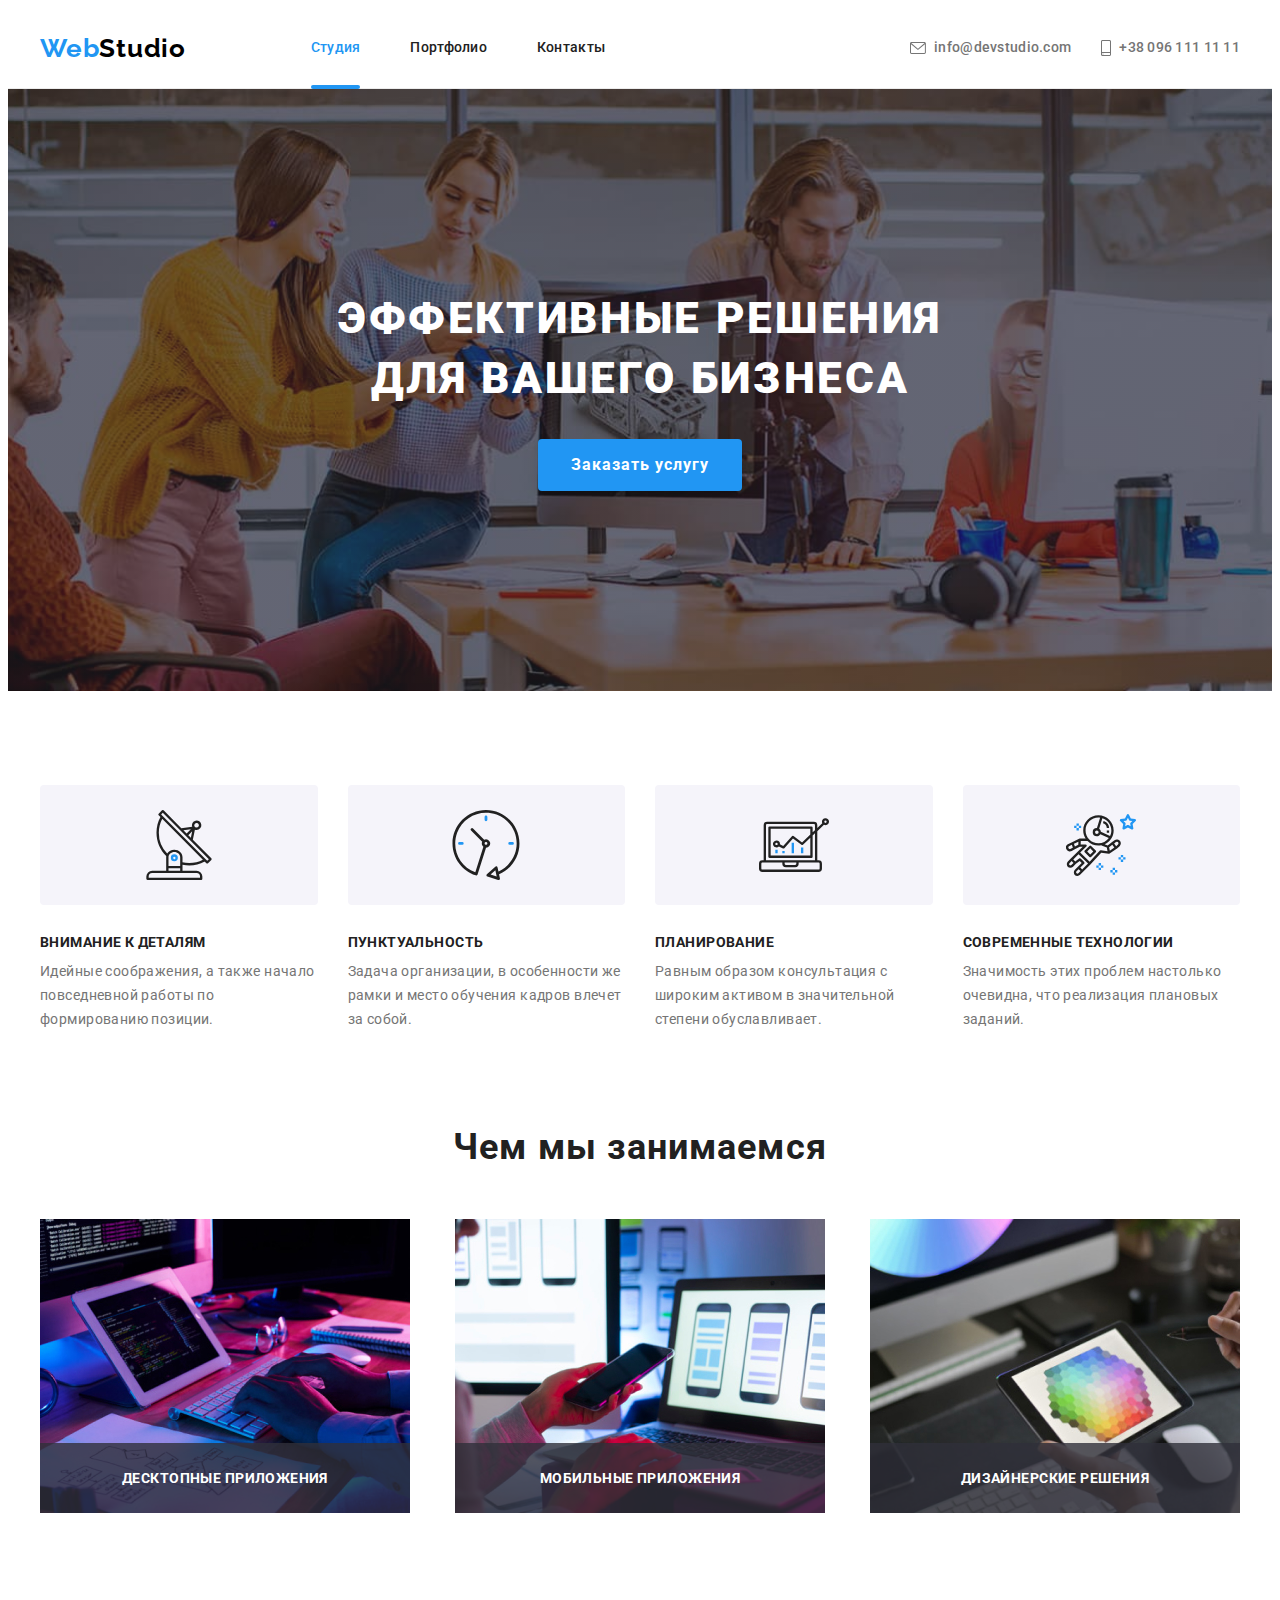
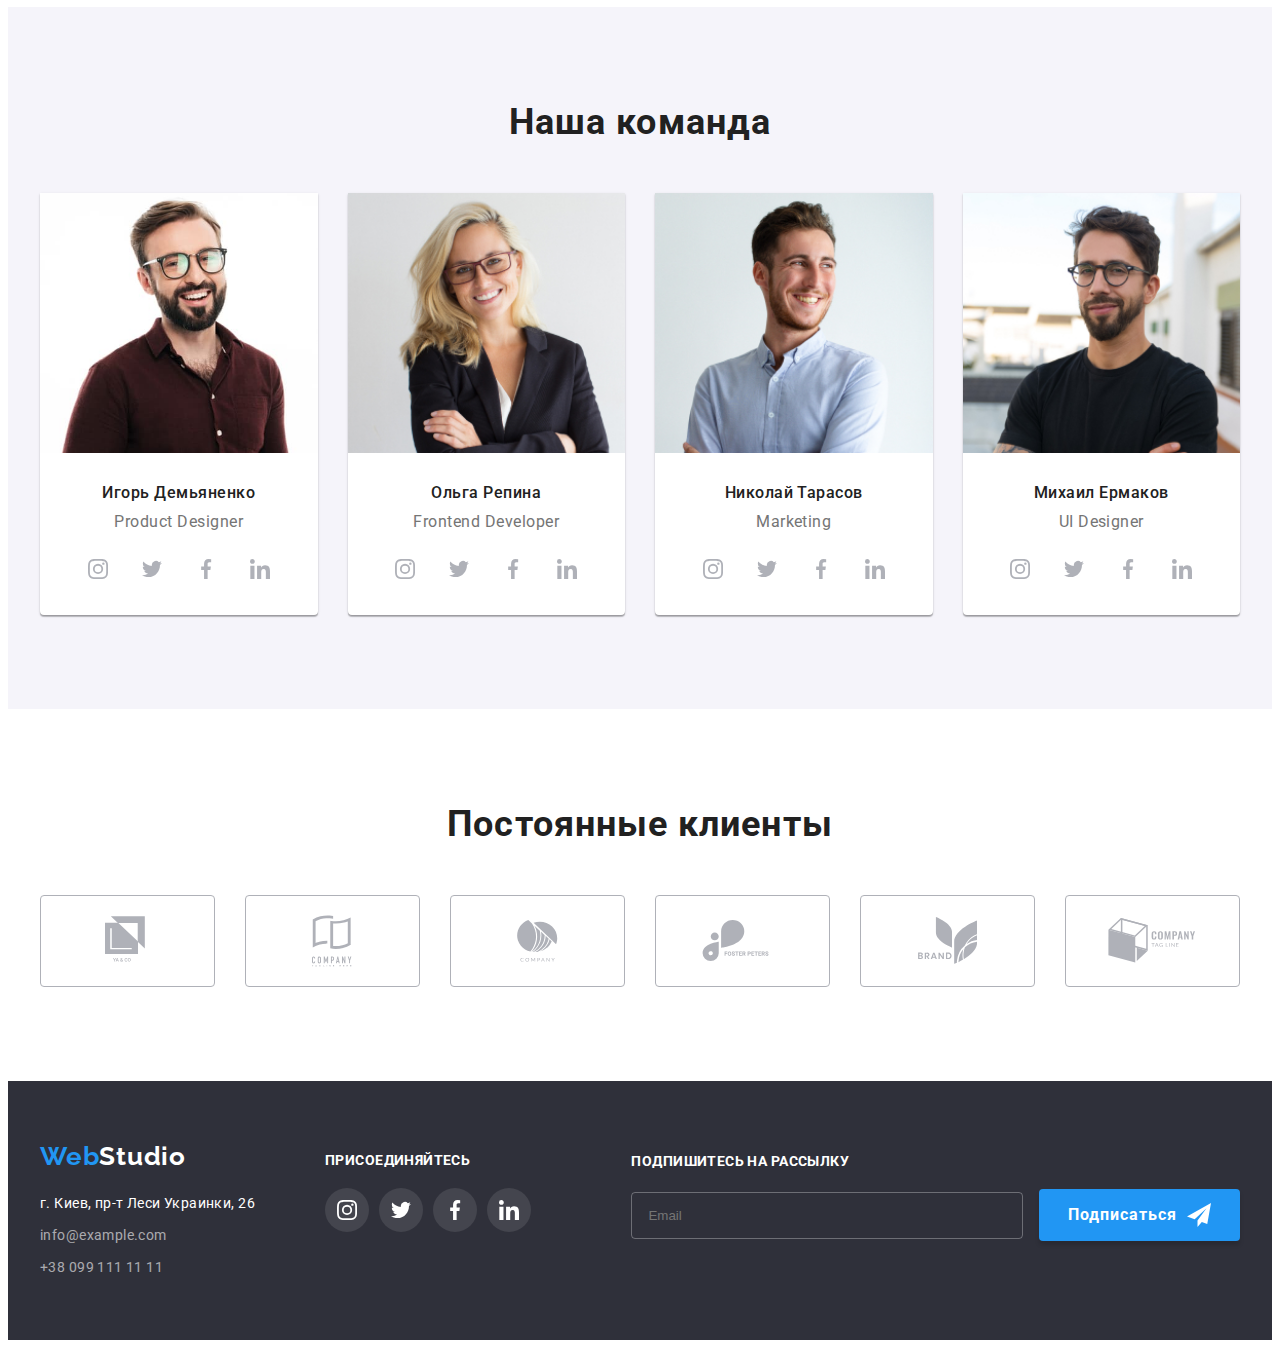
<file: index.html>
<!DOCTYPE html>
<html lang="ru">
  <head>
    <meta charset="UTF-8"/>
    <meta name="viewport" content="width=device-width, initial-scale=1.0"/>
    <title lang="ru">Web Studio</title>
    <link rel="stylesheet" href="https://cdnjs.cloudflare.com/ajax/libs/modern-normalize/1.0.0/modern-normalize.min.css" integrity="sha512-ISS7cAi1PEhQ8jnbJpJZMd29NlhNj4AWYyLOSp2CE/CsHxTCu+r+t0D2yoJudVrd0/8fTVPUVDzY5Tvli75u/g==" crossorigin="anonymous" />
    <link rel="preconnect" href="https://fonts.gstatic.com">
    <link href="https://fonts.googleapis.com/css2?family=Raleway:wght@700&family=Roboto:wght@400;500;700;900&display=swap" rel="stylesheet">
    <link rel="stylesheet" href="./css/main.min.css"/>
  </head>
  <body>

      <!-- Header -->
      <header class="page-header">
        <div class="container container--page-header">
          <a class="logo logo--header" href="./index.html"><span class="logo--accent-color">Web</span>Studio</a>
          <div class="page-header__wrapper">
            <nav>
              <ul class="nav-menu">
                <li class="nav-menu__item"><a class="nav-menu__link link link--current" href="./index.html" title="Студия">Студия</a></li>
                <li class="nav-menu__item"><a class="nav-menu__link link" href="./portfolio.html" title="Портфолио">Портфолио</a></li>
                <li class="nav-menu__item"><a class="nav-menu__link link" href="./contacts.html" title="Контакты">Контакты</a></li>
              </ul>
            </nav>      
            <ul class="header-contact__list">
              <li class="header-contact__item">
                <a class="header-contact__link header-contact__link--email" href="mailto:info@devstudio.com" title="info@devstudio.com">
                  <svg class="header-contact__icon icon" width="16" height="12">
                    <use href="./images/icons.svg#icon-envelope"></use>
                  </svg>info@devstudio.com
                </a>
              </li>
              <li class="header-contact__item">
                <a class="header-contact__link" href="tel:+380961111111" title="+38 096 111 11 11">
                <svg class="header-contact__icon header-contact__icon--phone icon" width="10" height="16">
                    <use href="./images/icons.svg#icon-smartphone"></use>
                  </svg>+38 096 111 11 11</a>
              </li>
            </ul>
          </div>
          <button class="menu-button js-open-menu" aria-expanded="false">
            <svg class="menu-button__icon icon">
              <use class="menu-button__icon--open" href="./images/icons.svg#icon-burger" width="24" height="16"></use>
            </svg>
          </button>
  
          <!-- Burger-menu -->
          <div class="burger-menu js-menu-container">
            <button class="menu-button js-close-menu">
              <svg class="menu-button__icon icon">
                <use class="menu-button__icon--close" href="./images/icons.svg#icon-close-burger" width="24" height="18"></use>
              </svg>
            </button>
            <nav>
              <ul class="burger-menu__nav">
                <li class="burger-menu__item"><a class="burger-menu__link link link--current" href="./index.html" title="Студия">Студия</a></li>
                <li class="burger-menu__item"><a class="burger-menu__link link" href="./portfolio.html" title="Портфолио">Портфолио</a></li>
                <li class="burger-menu__item"><a class="burger-menu__link link" href="./contacts.html" title="Контакты">Контакты</a></li>
              </ul>
            </nav>
            <div class="burger-contacts__wrapper">
              <ul class="burger-contacts__list">
                <li class="burger-contacts__item">
                  <a class="burger-contacts__link burger-contacts__link--email" href="mailto:info@devstudio.com" title="info@devstudio.com">
                    info@devstudio.com
                  </a>
                </li>
                <li class="burger-contacts__item">
                  <a class="burger-contacts__link" href="tel:+380961111111" title="+38 096 111 11 11">
                    +38 096 111 11 11
                  </a>
                </li>
              </ul>
              <ul class="burger-social">
                <li class="burger-social__item"><a href="" class="burger-social__link">Instagramm</a></li>
                <li class="burger-social__item"><a href="" class="burger-social__link">Twitter</a></li>
                <li class="burger-social__item"><a href="" class="burger-social__link">Facebook</a></li>
                <li class="burger-social__item"><a href="" class="burger-social__link">Linkedin</a></li>
              </ul>
            </div>
          </div>            
        </div>
      </header>
    <main>

        <!-- Hero -->
      <section class="hero">
        <div class="container--hero container">
          <div class="hero__wrapper">
            <h1 class="hero__title">Эффективные решения для вашего бизнеса</h1>
            <button class="button button--hero" data-modal-open>Заказать услугу</button>
          </div>
        </div>
      </section>

      <!-- Features -->
      <section class="features">
        <h2 class="visually-hidden">Наши Преимущества</h2>
        <div class="container container--features">
          <ul class="features__list">
            <li class="features__item">
              <div class="features__thumb">
                <svg class="features__icon" width="70" height="70">
                  <use href="./images/icons.svg#icon-antenna"></use>
                </svg>
              </div>
              <h3 class="features__title">Внимание к деталям</h3>
              <p class="features__text">
                Идейные соображения, а также начало повседневной работы по формированию позиции.
              </p>
            </li>
  
            <li class="features__item">
              <div class="features__thumb">
                <svg class="features__icon" width="70" height="70">
                  <use href="./images/icons.svg#icon-clock"></use>
                </svg>
              </div>
              <h3 class="features__title">Пунктуальность</h3>
              <p class="features__text">
                Задача организации, в особенности же рамки и место обучения кадров
                влечет за собой.
              </p>
            </li>
  
            <li class="features__item">
              <div class="features__thumb">
                <svg class="features__icon" width="70" height="70">
                  <use href="./images/icons.svg#icon-diagram"></use>
                </svg>
              </div>
              <h3 class="features__title">Планирование</h3>
              <p class="features__text">
                Равным образом консультация с широким активом в значительной
                степени обуславливает.
              </p>
            </li>
  
            <li class="features__item">
              <div class="features__thumb">
                <svg class="features__icon" width="70" height="70">
                  <use href="./images/icons.svg#icon-astronaut"></use>
                </svg>
              </div>
              <h3 class="features__title">Современные технологии</h3>
              <p class="features__text">
                Значимость этих проблем настолько очевидна, что реализация плановых заданий.
              </p>
            </li>
          </ul>
        </div>
      </section>

      <!-- Work -->
      <section class="work">
        <div class="container--work container">
          <h2 class="subtitle">Чем мы занимаемся</h2>
          <ul class="work__list">
            <li class="work__item">
              <div class="work__thumb">
                <img srcset="./images/box-1.jpg 1x, ./images/box-1@2x.jpg 2x" src="./images/box-1.jpg" alt="Внимание к деталям" width="370">
                <h3 class="work__subtitle">Десктопные приложения</h3>
              </div>
            </li>
  
            <li class="work__item">
              <div class="work__thumb">
                <img srcset="./images/box-2.jpg 1x, ./images/box-2@2x.jpg 2x" src="./images/box-2.jpg" alt="Планирование" width="370">
                <h3 class="work__subtitle">Мобильные приложения</h3>
              </div>
            </li>
  
            <li class="work__item">
              <div class="work__thumb">
                <img srcset="./images/box-3.jpg 1x, ./images/box-3@2x.jpg 2x" src="./images/box-3.jpg" alt="Современные технологии" width="370">
                <h3 class="work__subtitle">Дизайнерские решения</h3>
              </div>
            </li>
          </ul>
        </div>
      </section>

      <!-- Team -->
      <section class="team">
        <div class="container container--team">
          <h2 class="subtitle">Наша команда</h2>
          <ul class="team__list">
            <li class="team__item">
              <div class="team__thumb">
                <img srcset="./images/product-designer.jpg 1x, ./images/product-designer@2x.jpg 2x" src="./images/1x_ team/product-designer.jpg" alt="Product Designer" class="team__photo">
              </div>
              <div class="content-wrapper">
                <h3 class="content-wrapper__name">Игорь Демьяненко</h3>
                <p class="content-wrapper__occupation">Product Designer</p>
                <ul class="social">
                  <li class="social__item">
                    <a href="" class="social__link link">
                      <svg class="social__icon icon" width="20" height="20">
                        <use href="./images/icons.svg#icon-instagram"></use>
                      </svg>
                    </a>
                  </li>
    
                  <li class="social__item">
                    <a href="" class="social__link link">
                      <svg class="social__icon icon" width="20" height="20">
                        <use href="./images/icons.svg#icon-twitter"></use>
                      </svg>
                    </a>
                  </li>
    
                  <li class="social__item">
                    <a href="" class="social__link link">
                      <svg class="social__icon icon" width="20" height="20">
                        <use href="./images/icons.svg#icon-facebook"></use>
                      </svg>
                    </a>
                  </li>
    
                  <li class="social__item">
                    <a href="" class="social__link link">
                      <svg class="social__icon icon" width="20" height="20">
                        <use href="./images/icons.svg#icon-linkedin"></use>
                      </svg>
                    </a>
                  </li>
                </ul>
              </div>
            </li>
  
            <li class="team__item">
              <div class="team__thumb">
                <img srcset="./images/frontend-developer.jpg 1x, ./images/frontend-developer@2x.jpg 2x" src="./images/1x_ team/frontend-developer.jpg" alt="Frontend Developer" class="team__photo" loading="lazy">
              </div>
              <div class="content-wrapper">
                <h3 class="content-wrapper__name">Ольга Репина</h3>
                <p class="content-wrapper__occupation">Frontend Developer</p>
                <ul class="social">
                  <li class="social__item">
                    <a href="" class="social__link link">
                      <svg class="social__icon icon" width="20" height="20">
                        <use href="./images/icons.svg#icon-instagram"></use>
                      </svg>
                    </a>
                  </li>
    
                  <li class="social__item">
                    <a href="" class="social__link link">
                      <svg class="social__icon icon" width="20" height="20">
                        <use href="./images/icons.svg#icon-twitter"></use>
                      </svg>
                    </a>
                  </li>
    
                  <li class="social__item">
                    <a href="" class="social__link link">
                      <svg class="social__icon icon" width="20" height="20">
                        <use href="./images/icons.svg#icon-facebook"></use>
                      </svg>
                    </a>
                  </li>
    
                  <li class="social__item">
                    <a href="" class="social__link link">
                      <svg class="social__icon icon" width="20" height="20">
                        <use href="./images/icons.svg#icon-linkedin"></use>
                      </svg>
                    </a>
                  </li>
                </ul>
              </div>
            </li>
  
            <li class="team__item">
              <div class="team__thumb">
                <img srcset="./images/marketing.jpg 1x, ./images/marketing@2x.jpg 2x" src="./images/1x_ team/marketing.jpg" alt="Marketing" class="team__photo" loading="lazy">
              </div>
              <div class="content-wrapper">
                <h3 class="content-wrapper__name">Николай Тарасов</h3>
                <p class="content-wrapper__occupation">Marketing</p>
                <ul class="social">
                  <li class="social__item">
                    <a href="" class="social__link link">
                      <svg class="social__icon icon" width="20" height="20">
                        <use href="./images/icons.svg#icon-instagram"></use>
                      </svg>
                    </a>
                  </li>
    
                  <li class="social__item">
                    <a href="" class="social__link link">
                      <svg class="social__icon icon" width="20" height="20">
                        <use href="./images/icons.svg#icon-twitter"></use>
                      </svg>
                    </a>
                  </li>
    
                  <li class="social__item">
                    <a href="" class="social__link link">
                      <svg class="social__icon icon" width="20" height="20">
                        <use href="./images/icons.svg#icon-facebook"></use>
                      </svg>
                    </a>
                  </li>
    
                  <li class="social__item">
                    <a href="" class="social__link link">
                      <svg class="social__icon icon" width="20" height="20">
                        <use href="./images/icons.svg#icon-linkedin"></use>
                      </svg>
                    </a>
                  </li>
                </ul>
              </div>
            </li>
  
            <li class="team__item">
              <div class="team__thumb">
                <img srcset="./images/ui-designer.jpg 1x, ./images/ui-designer@2x.jpg 2x" src="./images/1x_ team/ui-designer.jpg" alt="UI-Designer" class="team__photo" loading="lazy">
              </div>
              <div class="content-wrapper">
                <h3 class="content-wrapper__name">Михаил Ермаков</h3>
                <p class="content-wrapper__occupation">UI Designer</p>
                <ul class="social">
                  <li class="social__item">
                    <a href="" class="social__link link">
                      <svg class="social__icon icon" width="20" height="20">
                        <use href="./images/icons.svg#icon-instagram"></use>
                      </svg>
                    </a>
                  </li>
    
                  <li class="social__item">
                    <a href="" class="social__link link">
                      <svg class="social__icon icon" width="20" height="20">
                        <use href="./images/icons.svg#icon-twitter"></use>
                      </svg>
                    </a>
                  </li>
    
                  <li class="social__item">
                    <a href="" class="social__link link">
                      <svg class="social__icon icon" width="20" height="20">
                        <use href="./images/icons.svg#icon-facebook"></use>
                      </svg>
                    </a>
                  </li>
    
                  <li class="social__item">
                    <a href="" class="social__link link">
                      <svg class="social__icon icon" width="20" height="20">
                        <use href="./images/icons.svg#icon-linkedin"></use>
                      </svg>
                    </a>
                  </li>
                </ul>
              </div>
            </li>
          </ul>
        </div>
      </section>

      <!-- Clients -->
      <section class="clients">
        <div class="container container--clients">
          <h2 class="subtitle">Постоянные клиенты</h2>
          <ul class="clients__list">
            <li class="clients__item">
              <a class="clients__link link" href="">
                <svg class="icon" width="44" height="49">
                  <use href="./images/icons.svg#icon-logo-1"></use>
                </svg>
              </a>
            </li>

            <li class="clients__item">
              <a class="clients__link link" href="">
                <svg class="icon"  width="40" height="52">
                  <use href="./images/icons.svg#icon-logo-2"></use>
                </svg>
              </a>
            </li>

            <li class="clients__item">
              <a class="clients__link link" href="">
                <svg class="icon"  width="41" height="42">
                  <use href="./images/icons.svg#icon-logo-3"></use>
                </svg>
              </a>
            </li>

            <li class="clients__item">
              <a class="clients__link link" href="">
                <svg class="icon"  width="80" height="42">
                  <use href="./images/icons.svg#icon-logo-4"></use>
                </svg>
              </a>
            </li>

            <li class="clients__item">
              <a class="clients__link link" href="">
                <svg class="icon"  width="59" height="47">
                  <use href="./images/icons.svg#icon-logo-5"></use>
                </svg>
              </a>
            </li>

            <li class="clients__item">
              <a class="clients__link link" href="">
                <svg class="icon"  width="88" height="45">
                  <use href="./images/icons.svg#icon-logo-6"></use>
                </svg>
              </a>
            </li>
          </ul>
        </div>
      </section>
    </main>

    <!-- Footer -->
    <footer class="footer">
      <div class="container--footer container">
        <div class="footer__wrapper">
          <div class="footer-contacts">
            <a class="logo logo--footer" href="./index.html" title="Web Studio"><span class="logo--accent-color">Web</span>Studio</a>
            <address class="address-list">
              <a class="address-list__map-link" href="" title="Наш адрес">г. Киев, пр-т Леси Украинки, 26</a>
              <ul class="address-list__list">
                <li class="address-list__item">
                  <a class="address-list__link" href="mailto:info@example.com" title="почта: info@example.com">
                    info@example.com
                  </a>
                </li>
                <li class="address-list__item">
                  <a class="address-list__link" href="tel:+380991111111" title="тел: +380991111111">
                    +38 099 111 11 11
                  </a>
                </li>
              </ul>
            </address>
          </div>
          <div class="footer-links">
            <b class="slogan slogan--lefted">Присоединяйтесь</b>
            <ul class="social">
              <li class="social__item">
                <a href="" class="link social__link social__link--grey">
                  <svg class="social__icon social__icon--white icon" width="20" height="20">
                    <use href="./images/icons.svg#icon-instagram"></use>
                  </svg>
                </a>
              </li>
  
              <li class="social__item">
                <a href="" class="link social__link social__link--grey">
                  <svg class="social__icon social__icon--white icon" width="20" height="20">
                    <use href="./images/icons.svg#icon-twitter"></use>
                  </svg>
                </a>
              </li>
  
              <li class="social__item">
                <a href="" class="link social__link social__link--grey">
                  <svg class="social__icon social__icon--white icon" width="20" height="20">
                    <use href="./images/icons.svg#icon-facebook"></use>
                  </svg>
                </a>
              </li>
  
              <li class="social__item">
                <a href="" class="link social__link social__link--grey">
                  <svg class="social__icon social__icon--white icon" width="20" height="20">
                    <use href="./images/icons.svg#icon-linkedin"></use>
                  </svg>
                </a>
              </li>
            </ul>
          </div>
        </div>
        

        <form class="footer-form">
          <label class="slogan slogan--lefted" for="footer-email">Подпишитесь на рассылку</label>
          <input type="email" class="footer-form__email" name="email" id="footer-email" placeholder="Email">
          <button class="button--footer-form button" type="submit">
            <span class="button__text">
              Подписаться
              <svg class="button__icon" width="24" height="24">
                <use href="./images/icons.svg#icon-send"></use>
              </svg>
            </span>
          </button>
        </form>
      </div>
    </footer>

    <!-- Modal -->
    <div class="backdrop backdrop--is-hidden" data-modal>
      <div class="modal">
        <button class="modal__close-button" data-modal-close>
          <svg class="modal__close-icon"  width="18" height="18">
            <use href="./images/icons.svg#icon-cross"></use>
          </svg>
        </button>

        <form class="modal-form">
          <b class="modal-form__title">Оставьте свои данные, мы вам перезвоним</b>
          <div class="modal-form__field">
            <label for="name" class="modal-form__label">Имя</label>
            <div class="modal-form__input-wrapper">
              <input type="text" class="modal-form__input" name="name" id="name">
              <svg class="modal-form__icon icon" width="18" height="18">
                <use href="./images/icons.svg#icon-person"></use>
              </svg>
            </div>
          </div>
          <div class="modal-form__field">
            <label for="phone" class="modal-form__label">Телефон</label>
            <div class="modal-form__input-wrapper">
              <input type="tel" class="modal-form__input" name="phone" id="phone">
              <svg class="modal-form__icon icon" width="18" height="18">
                <use href="./images/icons.svg#icon-phone"></use>
              </svg>
            </div>
          </div>
          <div class="modal-form__field">
            <label for="email" class="modal-form__label">Почта</label>
            <div class="modal-form__input-wrapper">
              <input type="email" class="modal-form__input" name="email" id="email">
              <svg class="modal-form__icon icon" width="18" height="18">
                <use href="./images/icons.svg#icon-email"></use>
              </svg>              
            </div>
          </div>
          <div class="modal-form__field modal-form__field--comment">
            <label for="comment" class="modal-form__label">Комментарий</label>
            <textarea name="comment" id="comment" class="modal-form__textarea" placeholder="Введите текст" cols="30" rows="10"></textarea>
          </div>
          <div class="modal-form__field modal-form__field--check">
            <input type="checkbox" class="modal-form__input-check visually-hidden" id="checkbox">
            <span class="modal-form__check-wrapper">
              <svg class="modal-form__check-icon icon" width="16" height="15">
                <use href="./images/icons.svg#icon-check"></use>
              </svg>
            </span>
            <label class="modal-form__label--check" for="checkbox">Соглашаюсь с рассылкой и принимаю <a href="#">Условия договора</a>
            </label>
          </div>
          <button type="submit" class="button--modal button">Отправить</button>
        </form>
      </div>
    </div>
    <script src="./js/modal.js"></script>
    <script src="./js/mobile-menu.js"></script>
  </body>
</html>
</file>
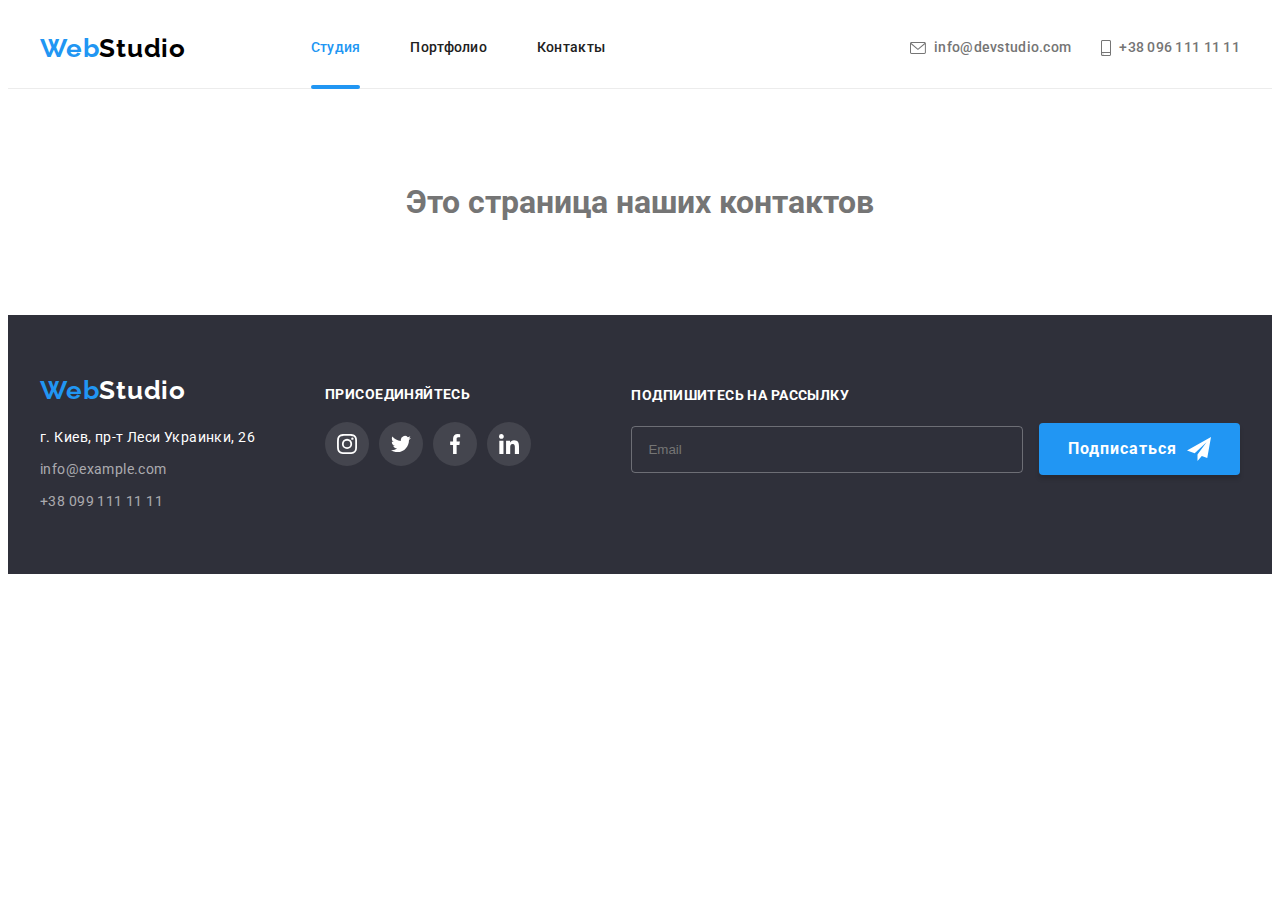
<file: contacts.html>
<!DOCTYPE html>
<html lang="ru">
  <head>
    <meta charset="UTF-8"/>
    <meta name="viewport" content="width=device-width, initial-scale=1.0"/>
    <title lang="ru">Web Studio</title>
    <link rel="stylesheet" href="https://cdnjs.cloudflare.com/ajax/libs/modern-normalize/1.0.0/modern-normalize.min.css" integrity="sha512-ISS7cAi1PEhQ8jnbJpJZMd29NlhNj4AWYyLOSp2CE/CsHxTCu+r+t0D2yoJudVrd0/8fTVPUVDzY5Tvli75u/g==" crossorigin="anonymous" />
    <link rel="preconnect" href="https://fonts.gstatic.com">
    <link href="https://fonts.googleapis.com/css2?family=Raleway:wght@700&family=Roboto:wght@400;500;700;900&display=swap" rel="stylesheet">
    <link rel="stylesheet" href="./css/main.min.css"/>
  </head>
  <body>

      <!-- Header -->
      <header class="page-header">
        <div class="container container--page-header">
          <a class="logo logo--header" href="./index.html"><span class="logo--accent-color">Web</span>Studio</a>
          <div class="page-header__wrapper">
            <nav>
              <ul class="nav-menu">
                <li class="nav-menu__item"><a class="nav-menu__link link link--current" href="./index.html" title="Студия">Студия</a></li>
                <li class="nav-menu__item"><a class="nav-menu__link link" href="./portfolio.html" title="Портфолио">Портфолио</a></li>
                <li class="nav-menu__item"><a class="nav-menu__link link" href="./contacts.html" title="Контакты">Контакты</a></li>
              </ul>
            </nav>      
            <ul class="header-contact__list">
              <li class="header-contact__item">
                <a class="header-contact__link header-contact__link--email" href="mailto:info@devstudio.com" title="info@devstudio.com">
                  <svg class="header-contact__icon icon" width="16" height="12">
                    <use href="./images/icons.svg#icon-envelope"></use>
                  </svg>info@devstudio.com
                </a>
              </li>
              <li class="header-contact__item">
                <a class="header-contact__link" href="tel:+380961111111" title="+38 096 111 11 11">
                <svg class="header-contact__icon header-contact__icon--phone icon" width="10" height="16">
                    <use href="./images/icons.svg#icon-smartphone"></use>
                  </svg>+38 096 111 11 11</a>
              </li>
            </ul>
          </div>
          <button class="menu-button js-open-menu">
            <svg class="menu-button__icon icon">
              <use class="menu-button__icon--open" href="./images/icons.svg#icon-burger" width="24" height="16"></use>
            </svg>
          </button>
  
          <!-- Burger-menu -->
          <div class="burger-menu js-menu-container">
            <button class="menu-button js-close-menu">
              <svg class="menu-button__icon icon">
                <use class="menu-button__icon--close" href="./images/icons.svg#icon-close-burger" width="24" height="18"></use>
              </svg>
            </button>
            <nav>
              <ul class="burger-menu__nav">
                <li class="burger-menu__item"><a class="burger-menu__link link" href="./index.html" title="Студия">Студия</a></li>
                <li class="burger-menu__item"><a class="burger-menu__link link" href="./portfolio.html" title="Портфолио">Портфолио</a></li>
                <li class="burger-menu__item"><a class="burger-menu__link link link--current" href="./contacts.html" title="Контакты">Контакты</a></li>
              </ul>
            </nav>
            <div class="burger-contacts__wrapper">
              <ul class="burger-contacts__list">
                <li class="burger-contacts__item">
                  <a class="burger-contacts__link burger-contacts__link--email" href="mailto:info@devstudio.com" title="info@devstudio.com">
                    info@devstudio.com
                  </a>
                </li>
                <li class="burger-contacts__item">
                  <a class="burger-contacts__link" href="tel:+380961111111" title="+38 096 111 11 11">
                    +38 096 111 11 11
                  </a>
                </li>
              </ul>
              <ul class="burger-social">
                <li class="burger-social__item"><a href="" class="burger-social__link">Instagramm</a></li>
                <li class="burger-social__item"><a href="" class="burger-social__link">Twitter</a></li>
                <li class="burger-social__item"><a href="" class="burger-social__link">Facebook</a></li>
                <li class="burger-social__item"><a href="" class="burger-social__link">Linkedin</a></li>
              </ul>
            </div>
          </div>            
        </div>
      </header>
    <main>
      <section class="contacts-page">
        <div class="container--contacts-page container">
          <h1 class="contacts-page__hero-title hero-title">
            Это страница наших контактов
          </h1>
        </div>
    </section>
    </main>

    <!-- Footer -->
    <footer class="footer">
      <div class="container--footer container">
        <div class="footer__wrapper">
          <div class="footer-contacts">
            <a class="logo logo--footer" href="./index.html" title="Web Studio"><span class="logo--accent-color">Web</span>Studio</a>
            <address class="address-list">
              <a class="address-list__map-link" href="" title="Наш адрес">г. Киев, пр-т Леси Украинки, 26</a>
              <ul class="address-list__list">
                <li class="address-list__item">
                  <a class="address-list__link" href="mailto:info@example.com" title="почта: info@example.com">
                    info@example.com
                  </a>
                </li>
                <li class="address-list__item">
                  <a class="address-list__link" href="tel:+380991111111" title="тел: +380991111111">
                    +38 099 111 11 11
                  </a>
                </li>
              </ul>
            </address>
          </div>
          <div class="footer-links">
            <b class="slogan slogan--lefted">Присоединяйтесь</b>
            <ul class="social">
              <li class="social__item">
                <a href="" class="link social__link social__link--grey">
                  <svg class="social__icon social__icon--white icon" width="20" height="20">
                    <use href="./images/icons.svg#icon-instagram"></use>
                  </svg>
                </a>
              </li>
  
              <li class="social__item">
                <a href="" class="link social__link social__link--grey">
                  <svg class="social__icon social__icon--white icon" width="20" height="20">
                    <use href="./images/icons.svg#icon-twitter"></use>
                  </svg>
                </a>
              </li>
  
              <li class="social__item">
                <a href="" class="link social__link social__link--grey">
                  <svg class="social__icon social__icon--white icon" width="20" height="20">
                    <use href="./images/icons.svg#icon-facebook"></use>
                  </svg>
                </a>
              </li>
  
              <li class="social__item">
                <a href="" class="link social__link social__link--grey">
                  <svg class="social__icon social__icon--white icon" width="20" height="20">
                    <use href="./images/icons.svg#icon-linkedin"></use>
                  </svg>
                </a>
              </li>
            </ul>
          </div>
        </div>
        

        <form class="footer-form">
          <label class="slogan slogan--lefted" for="footer-email">Подпишитесь на рассылку</label>
          <input type="email" class="footer-form__email" name="email" id="footer-email" placeholder="Email">
          <button class="button--footer-form button" type="submit">
            <span class="button__text">
              Подписаться
              <svg class="button__icon" width="24" height="24">
                <use href="./images/icons.svg#icon-send"></use>
              </svg>
            </span>
          </button>
        </form>
      </div>
    </footer>
    <script src="./js/mobile-menu.js"></script>
  </body>
</html>
</file>
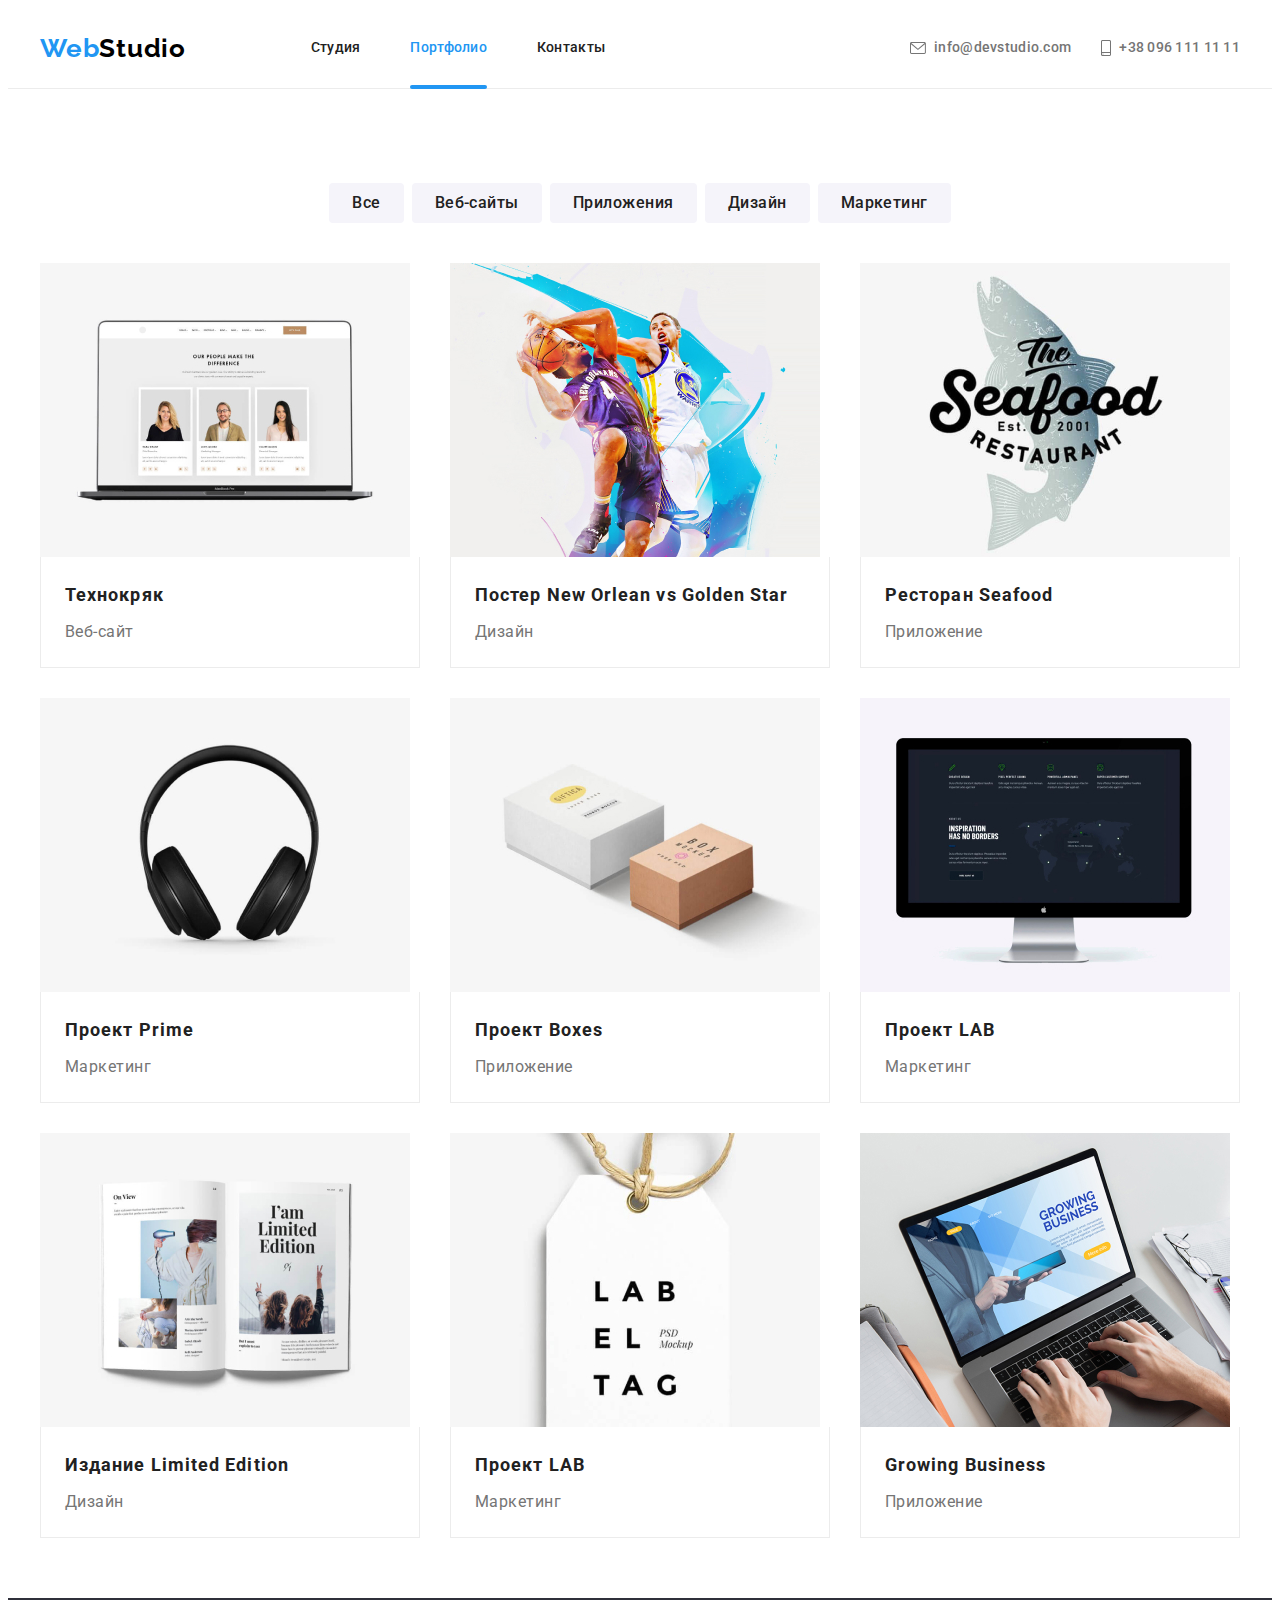
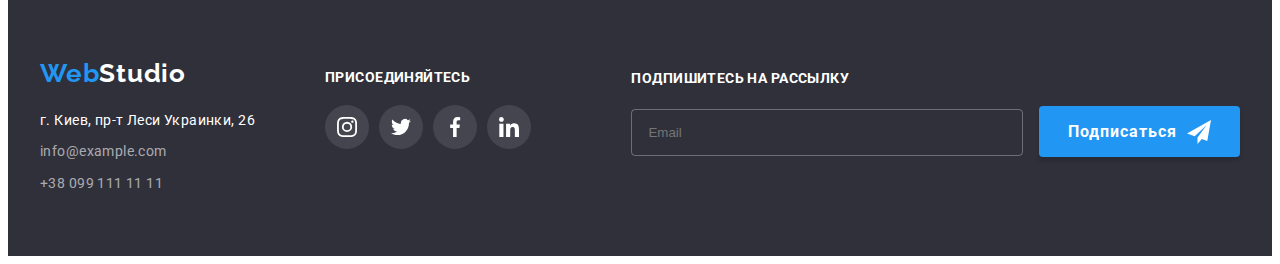
<file: portfolio.html>
<!DOCTYPE html>
<html lang="ru">
<head>
    <meta charset="UTF-8">
    <meta name="viewport" content="width=device-width, initial-scale=1.0">
    <title>Portfolio</title>
    <link rel="stylesheet" href="https://cdnjs.cloudflare.com/ajax/libs/modern-normalize/1.0.0/modern-normalize.min.css" integrity="sha512-ISS7cAi1PEhQ8jnbJpJZMd29NlhNj4AWYyLOSp2CE/CsHxTCu+r+t0D2yoJudVrd0/8fTVPUVDzY5Tvli75u/g==" crossorigin="anonymous" />
    <link rel="preconnect" href="https://fonts.gstatic.com">
    <link href="https://fonts.googleapis.com/css2?family=Raleway:wght@700&family=Roboto:wght@400;500;700;900&display=swap" rel="stylesheet">
    <link rel="stylesheet" href="./css/main.min.css"/>
</head>
<body>

    <!-- Header -->
    <header class="page-header">
      <div class="container container--page-header">
        <a class="logo logo--header" href="./index.html"><span class="logo--accent-color">Web</span>Studio</a>
        <div class="page-header__wrapper">
          <nav>
            <ul class="nav-menu">
              <li class="nav-menu__item"><a class="nav-menu__link link" href="./index.html" title="Студия">Студия</a></li>
              <li class="nav-menu__item"><a class="nav-menu__link link link--current" href="./portfolio.html" title="Портфолио">Портфолио</a></li>
              <li class="nav-menu__item"><a class="nav-menu__link link" href="./contacts.html" title="Контакты">Контакты</a></li>
            </ul>
          </nav>      
          <ul class="header-contact__list">
            <li class="header-contact__item">
              <a class="header-contact__link header-contact__link--email" href="mailto:info@devstudio.com" title="info@devstudio.com">
                <svg class="header-contact__icon icon" width="16" height="12">
                  <use href="./images/icons.svg#icon-envelope"></use>
                </svg>info@devstudio.com
              </a>
            </li>
            <li class="header-contact__item">
              <a class="header-contact__link" href="tel:+380961111111" title="+38 096 111 11 11">
              <svg class="header-contact__icon header-contact__icon--phone icon" width="10" height="16">
                  <use href="./images/icons.svg#icon-smartphone"></use>
                </svg>+38 096 111 11 11</a>
            </li>
          </ul>
        </div>
        <button class="menu-button js-open-menu" aria-expanded="false">
          <svg class="menu-button__icon icon">
            <use class="menu-button__icon--open" href="./images/icons.svg#icon-burger" width="24" height="16"></use>
          </svg>
        </button>

        <!-- Burger-menu -->
        <div class="burger-menu js-menu-container">
          <button class="menu-button js-close-menu">
            <svg class="menu-button__icon icon">
              <use class="menu-button__icon--close" href="./images/icons.svg#icon-close-burger" width="24" height="18"></use>
            </svg>
          </button>
          <nav>
            <ul class="burger-menu__nav">
              <li class="burger-menu__item"><a class="burger-menu__link link" href="./index.html" title="Студия">Студия</a></li>
              <li class="burger-menu__item"><a class="burger-menu__link link link--current" href="./portfolio.html" title="Портфолио">Портфолио</a></li>
              <li class="burger-menu__item"><a class="burger-menu__link link" href="./contacts.html" title="Контакты">Контакты</a></li>
            </ul>
          </nav>
          <div class="burger-contacts__wrapper">
            <ul class="burger-contacts__list">
              <li class="burger-contacts__item">
                <a class="burger-contacts__link burger-contacts__link--email" href="mailto:info@devstudio.com" title="info@devstudio.com">
                  info@devstudio.com
                </a>
              </li>
              <li class="burger-contacts__item">
                <a class="burger-contacts__link" href="tel:+380961111111" title="+38 096 111 11 11">
                  +38 096 111 11 11
                </a>
              </li>
            </ul>
            <ul class="burger-social">
              <li class="burger-social__item"><a href="" class="burger-social__link">Instagramm</a></li>
              <li class="burger-social__item"><a href="" class="burger-social__link">Twitter</a></li>
              <li class="burger-social__item"><a href="" class="burger-social__link">Facebook</a></li>
              <li class="burger-social__item"><a href="" class="burger-social__link">Linkedin</a></li>
            </ul>
          </div>
        </div>            
      </div>
    </header>
    <main>

      <!-- Work section -->
      <section class="portfolio-section">
        <h1 class="visually-hidden">Наши работы</h1>
        <div class="container--portfolio-section container">
          <ul class="filter">
            <li class="filter__item">
              <button type="button" class="button button--filter">
                Все
              </button>
            </li>

            <li class="filter__item">
              <button type="button" class="button  button--filter">
                Веб-сайты
              </button>
            </li> 

            <li class="filter__item">
              <button type="button" class="button  button--filter">
                Приложения
              </button>
            </li>

            <li class="filter__item">
              <button type="button" class="button  button--filter">
                Дизайн
              </button>
            </li> 

            <li class="filter__item">
              <button type="button" class="button  button--filter">
                Маркетинг
              </button>
            </li> 
          </ul>

          <!-- Portfolio list -->
          
          <ul class="portfolio">
            <li class="portfolio__item">
              <a href="" class="portfolio__link link">
                <div class="portfolio__thumb">
                  <img srcset="./images/img-1.jpg 1x, ./images/img-1@2x.jpg 2x" src="./images/img-1.jpg" alt="Технокряк" class="portfolio__img" loading="lazy">
                  <p class="portfolio__overlay">
                    Технокряк это современная площадка распространения коронавируса. Компании используют эту платформу для цифрового шпионажа и атак на защищённые сервера конкурентов.
                  </p>
                </div>
                <div class="portfolio__wrapper">
                  <h2 class="portfolio__subtitle">Технокряк</h2>
                  <p class="portfolio__text">Веб-сайт</p>
                </div>
              </a>
            </li>

            <li class="portfolio__item">
              <a href="" class="portfolio__link link">
                <div class="portfolio__thumb">
                  <img srcset="./images/img-2.jpg 1x, ./images/img-2@2x.jpg 2x" src="./images/img-2.jpg" alt="Постер New Orlean vs Golden Star" class="portfolio__img" loading="lazy">
                  <p class="portfolio__overlay">
                    Технокряк это современная площадка распространения коронавируса. Компании используют эту платформу для цифрового шпионажа и атак на защищённые сервера конкурентов.
                  </p>                
                </div>
                <div class="portfolio__wrapper">
                  <h2 class="portfolio__subtitle">Постер New Orlean vs Golden Star</h2>
                  <p class="portfolio__text">Дизайн</p>
                </div>
              </a>
            </li>

            <li class="portfolio__item">
              <a href="" class="portfolio__link link">
                <div class="portfolio__thumb">
                  <img srcset="./images/img-3.jpg 1x, ./images/img-3@2x.jpg 2x" src="./images/img-3.jpg" alt="Ресторан Seafood" class="portfolio__img" loading="lazy">
                  <p class="portfolio__overlay">
                    Технокряк это современная площадка распространения коронавируса. Компании используют эту платформу для цифрового шпионажа и атак на защищённые сервера конкурентов.
                  </p>                
                </div>
                <div class="portfolio__wrapper">
                  <h2 class="portfolio__subtitle">Ресторан Seafood</h2>
                  <p class="portfolio__text">Приложение</p>
                </div>
              </a>
            </li>

            <li class="portfolio__item">
              <a href="" class="portfolio__link link">
                <div class="portfolio__thumb">
                  <img srcset="./images/img-4.jpg 1x, ./images/img-4@2x.jpg 2x" src="./images/img-4.jpg" alt="Проект Prime" class="portfolio__img" loading="lazy">
                  <p class="portfolio__overlay">
                    Технокряк это современная площадка распространения коронавируса. Компании используют эту платформу для цифрового шпионажа и атак на защищённые сервера конкурентов.
                  </p>
                </div>
                <div class="portfolio__wrapper">
                  <h2 class="portfolio__subtitle">Проект Prime</h2>
                  <p class="portfolio__text">Маркетинг</p>
                </div>
              </a>
            </li>

            <li class="portfolio__item">
              <a href="" class="portfolio__link link">
                <div class="portfolio__thumb">
                <img srcset="./images/img-5.jpg 1x, ./images/img-5@2x.jpg 2x" src="./images/img-5.jpg" alt="Проект Boxes" class="portfolio__img" loading="lazy">
                <p class="portfolio__overlay">
                  Технокряк это современная площадка распространения коронавируса. Компании используют эту платформу для цифрового шпионажа и атак на защищённые сервера конкурентов.
                </p>
              </div>
              <div class="portfolio__wrapper">
                <h2 class="portfolio__subtitle">Проект Boxes</h2>
                <p class="portfolio__text">Приложение</p>
              </div>
              </a>
            </li>

            <li class="portfolio__item">
              <a href="" class="portfolio__link link">
                <div class="portfolio__thumb">
                  <img srcset="./images/img-6.jpg 1x, ./images/img-6@2x.jpg 2x" src="./images/img-6.jpg" alt="" class="portfolio__img" loading="lazy">
                  <p class="portfolio__overlay">
                    Технокряк это современная площадка распространения коронавируса. Компании используют эту платформу для цифрового шпионажа и атак на защищённые сервера конкурентов.
                  </p>
                </div>
                <div class="portfolio__wrapper">
                  <h2 class="portfolio__subtitle">Проект LAB</h2>
                  <p class="portfolio__text">Маркетинг</p>
                </div>
              </a>
            </li>

            <li class="portfolio__item">
              <a href="" class="portfolio__link link">
                <div class="portfolio__thumb">
                  <img srcset="./images/img-7.jpg 1x, ./images/img-7@2x.jpg 2x" src="./images/img-7.jpg" alt="Издание Limited Edition" class="portfolio__img" loading="lazy">
                  <p class="portfolio__overlay">
                    Технокряк это современная площадка распространения коронавируса. Компании используют эту платформу для цифрового шпионажа и атак на защищённые сервера конкурентов.
                  </p>
                </div>
                <div class="portfolio__wrapper">
                  <h2 class="portfolio__subtitle">Издание Limited Edition</h2>
                  <p class="portfolio__text">Дизайн</p>
                </div>
              </a>
            </li>

            <li class="portfolio__item">
              <a href="" class="portfolio__link link">
                <div class="portfolio__thumb">
                  <img srcset="./images/img-8.jpg 1x, ./images/img-8@2x.jpg 2x" src="./images/img-8.jpg" alt="Проект LAB" class="portfolio__img" loading="lazy">
                  <p class="portfolio__overlay">
                    Технокряк это современная площадка распространения коронавируса. Компании используют эту платформу для цифрового шпионажа и атак на защищённые сервера конкурентов.
                  </p>
                </div>
                <div class="portfolio__wrapper">
                  <h2 class="portfolio__subtitle">Проект LAB</h2>
                  <p class="portfolio__text">Маркетинг</p>
                </div>                  
              </a>
            </li>
            
            <li class="portfolio__item">
              <a href="" class="portfolio__link link">
                <div class="portfolio__thumb">
                  <img srcset="./images/img-9.jpg 1x, ./images/img-9@2x.jpg 2x" src="./images/img-9.jpg" alt="Growing Business" class="portfolio__img" loading="lazy">
                  <p class="portfolio__overlay">
                    Технокряк это современная площадка распространения коронавируса. Компании используют эту платформу для цифрового шпионажа и атак на защищённые сервера конкурентов.
                  </p>
                </div>
                <div class="portfolio__wrapper">
                  <h2 class="portfolio__subtitle">Growing Business</h2>
                  <p class="portfolio__text">Приложение</p>
                </div>
              </a>
            </li>
          </ul>
        </div>          
      </section>
    </main>
      
    <!-- Footer -->
    <footer class="footer">
      <div class="container--footer container">
        <div class="footer__wrapper">
          <div class="footer-contacts">
            <a class="logo logo--footer" href="./index.html" title="Web Studio"><span class="logo--accent-color">Web</span>Studio</a>
            <address class="address-list">
              <a class="address-list__map-link" href="" title="Наш адрес">г. Киев, пр-т Леси Украинки, 26</a>
              <ul class="address-list__list">
                <li class="address-list__item">
                  <a class="address-list__link" href="mailto:info@example.com" title="почта: info@example.com">
                    info@example.com
                  </a>
                </li>
                <li class="address-list__item">
                  <a class="address-list__link" href="tel:+380991111111" title="тел: +380991111111">
                    +38 099 111 11 11
                  </a>
                </li>
              </ul>
            </address>
          </div>
          <div class="footer-links">
            <b class="slogan slogan--lefted">Присоединяйтесь</b>
            <ul class="social">
              <li class="social__item">
                <a href="" class="link social__link social__link--grey">
                  <svg class="social__icon social__icon--white icon" width="20" height="20">
                    <use href="./images/icons.svg#icon-instagram"></use>
                  </svg>
                </a>
              </li>
  
              <li class="social__item">
                <a href="" class="link social__link social__link--grey">
                  <svg class="social__icon social__icon--white icon" width="20" height="20">
                    <use href="./images/icons.svg#icon-twitter"></use>
                  </svg>
                </a>
              </li>
  
              <li class="social__item">
                <a href="" class="link social__link social__link--grey">
                  <svg class="social__icon social__icon--white icon" width="20" height="20">
                    <use href="./images/icons.svg#icon-facebook"></use>
                  </svg>
                </a>
              </li>
  
              <li class="social__item">
                <a href="" class="link social__link social__link--grey">
                  <svg class="social__icon social__icon--white icon" width="20" height="20">
                    <use href="./images/icons.svg#icon-linkedin"></use>
                  </svg>
                </a>
              </li>
            </ul>
          </div>
        </div>
        

        <form class="footer-form">
          <label class="slogan slogan--lefted" for="footer-email">Подпишитесь на рассылку</label>
          <input type="email" class="footer-form__email" name="email" id="footer-email" placeholder="Email">
          <button class="button--footer-form button" type="submit">
            <span class="button__text">
              Подписаться
              <svg class="button__icon" width="24" height="24">
                <use href="./images/icons.svg#icon-send"></use>
              </svg>
            </span>
          </button>
        </form>
      </div>
    </footer>
    <script src="./js/mobile-menu.js"></script>
</body>
</html>
</file>
<file: css/main.min.css>
@-webkit-keyframes splash{0%{-webkit-transform:scale(1) translateY(-50%);transform:scale(1) translateY(-50%)}50%{-webkit-transform:scale(1.3) translateY(-50%);transform:scale(1.3) translateY(-50%)}100%{-webkit-transform:scale(1) translateY(-50%);transform:scale(1) translateY(-50%)}}@keyframes splash{0%{-webkit-transform:scale(1) translateY(-50%);transform:scale(1) translateY(-50%)}50%{-webkit-transform:scale(1.3) translateY(-50%);transform:scale(1.3) translateY(-50%)}100%{-webkit-transform:scale(1) translateY(-50%);transform:scale(1) translateY(-50%)}}@-webkit-keyframes close-button{0%{-webkit-transform:scale(1);transform:scale(1)}50%{-webkit-transform:scale(1.2);transform:scale(1.2)}100%{-webkit-transform:scale(1);transform:scale(1)}}@keyframes close-button{0%{-webkit-transform:scale(1);transform:scale(1)}50%{-webkit-transform:scale(1.2);transform:scale(1.2)}100%{-webkit-transform:scale(1);transform:scale(1)}}body{background-color:#fff;font-family:"Roboto", sans-serif;font-weight:400;font-size:16px;color:#757575}ul{list-style:none;margin-top:0;margin-bottom:0;padding-right:0;padding-left:0}img{display:block;max-width:100%;height:auto}h1,h2,h3,p{margin-top:0;margin-bottom:0;text-align:center}h2,h3{color:#212121}.link{padding-top:12px;padding-bottom:12px;display:block;color:#212121;font-weight:500;text-decoration:none;-webkit-transition:color 250ms cubic-bezier(0.4, 0, 0.2, 1);transition:color 250ms cubic-bezier(0.4, 0, 0.2, 1)}.link:hover,.link:focus{color:#2196F3}.link--current{position:relative;color:#2196F3}.link--current::after{position:absolute;bottom:-1px;left:0;content:'';display:block;width:100%;height:4px;border-radius:2px;background-color:#2196F3;-webkit-transition:-webkit-transform calc(250ms * 2) cubic-bezier(0.4, 0, 0.2, 1);transition:-webkit-transform calc(250ms * 2) cubic-bezier(0.4, 0, 0.2, 1);transition:transform calc(250ms * 2) cubic-bezier(0.4, 0, 0.2, 1);transition:transform calc(250ms * 2) cubic-bezier(0.4, 0, 0.2, 1), -webkit-transform calc(250ms * 2) cubic-bezier(0.4, 0, 0.2, 1)}.burger-menu .link--current::after{display:none}.link--current:hover::after{-webkit-transform:scaleX(1.5);transform:scaleX(1.5)}.button{display:block;margin-left:auto;margin-right:auto;border:1px solid transparent;border-radius:4px;background-color:#2196F3;font-family:inherit;font-weight:700;font-size:16px;line-height:1.87;letter-spacing:.06em;color:#fff;text-decoration:none;-webkit-box-shadow:0px 4px 4px rgba(0,0,0,0.15);box-shadow:0px 4px 4px rgba(0,0,0,0.15);-webkit-transition:background-color 250ms cubic-bezier(0.4, 0, 0.2, 1);transition:background-color 250ms cubic-bezier(0.4, 0, 0.2, 1);cursor:pointer}.button--hero{padding:10px 32px}.button--footer-form{display:inline-block;padding:10px 28px}@media screen and (min-width: 1200px) and (max-width: 9999px){.button--footer-form{margin-left:12px}}.button--modal{padding:10px 56px}.button--modal:hover,.button--modal:focus{background-color:#188CE8}.button--filter{padding:6px 22px;border:1px solid transparent;border-radius:4px;-webkit-box-shadow:none;box-shadow:none;font-family:inherit;font-size:16px;font-weight:500;line-height:1.62;letter-spacing:0.03em;color:#212121;background-color:#F5F4FA;-webkit-transition:background-color 250ms cubic-bezier(0.4, 0, 0.2, 1),color 250ms cubic-bezier(0.4, 0, 0.2, 1);transition:background-color 250ms cubic-bezier(0.4, 0, 0.2, 1),color 250ms cubic-bezier(0.4, 0, 0.2, 1)}.button--filter:hover,.button--filter:focus{color:#fff;background-color:#2196F3;text-decoration:none;-webkit-box-shadow:0px 3px 1px rgba(0,0,0,0.1),0px 1px 2px rgba(0,0,0,0.08),0px 2px 2px rgba(0,0,0,0.12);box-shadow:0px 3px 1px rgba(0,0,0,0.1),0px 1px 2px rgba(0,0,0,0.08),0px 2px 2px rgba(0,0,0,0.12)}.button__text{display:-webkit-box;display:-ms-flexbox;display:flex;-webkit-box-pack:center;-ms-flex-pack:center;justify-content:center;-webkit-box-align:center;-ms-flex-align:center;align-items:center}.button__icon{margin-left:10px}.container{padding:60px 15px;margin:0 auto;min-width:320px}@media screen and (min-width: 480px) and (max-width: 767px){.container{max-width:480px}}@media screen and (min-width: 768px) and (max-width: 1199px){.container{max-width:768px}}@media screen and (min-width: 1200px) and (max-width: 9999px){.container{max-width:1200px;padding-top:94px;padding-bottom:94px}}.container--page-header{display:-webkit-box;display:-ms-flexbox;display:flex;-webkit-box-pack:justify;-ms-flex-pack:justify;justify-content:space-between;-webkit-box-align:center;-ms-flex-align:center;align-items:center;padding-top:0;padding-bottom:0}@media screen and (max-width: 767px){.container--page-header{position:relative}}.container--hero{padding:118px 60px}@media screen and (min-width: 1200px) and (max-width: 9999px){.container--hero{padding-top:200px;padding-bottom:200px}}@media screen and (min-width: 1200px) and (max-width: 9999px){.container--features{padding-bottom:0}}@media screen and (min-width: 1200px) and (max-width: 9999px){.container--footer{display:-webkit-box;display:-ms-flexbox;display:flex;-webkit-box-pack:justify;-ms-flex-pack:justify;justify-content:space-between;padding-top:60px;padding-bottom:60px}}.container--portfolio-section{display:-webkit-box;display:-ms-flexbox;display:flex;-webkit-box-orient:vertical;-webkit-box-direction:normal;-ms-flex-direction:column;flex-direction:column;-webkit-box-align:center;-ms-flex-align:center;align-items:center;padding-bottom:60px}.page-header{border-bottom:1px solid #ECECEC}.page-header__wrapper{background-color:#fff}@media screen and (max-width: 767px){.page-header__wrapper{display:none}}@media screen and (min-width: 768px) and (max-width: 9999px){.page-header__wrapper{display:-webkit-box;display:-ms-flexbox;display:flex;-webkit-box-pack:end;-ms-flex-pack:end;justify-content:flex-end;-webkit-box-align:center;-ms-flex-align:center;align-items:center}}@media screen and (min-width: 768px) and (max-width: 9999px){.nav-menu{display:-webkit-box;display:-ms-flexbox;display:flex}}@media screen and (min-width: 768px) and (max-width: 9999px){.nav-menu__item+.nav-menu__item{margin-left:50px}}.nav-menu__link{padding-top:32px;padding-bottom:32px;font-weight:500;font-size:14px;line-height:1.14;letter-spacing:.02em}@media screen and (min-width: 768px) and (max-width: 1199px){.header-contact__list{margin-left:84px}}@media screen and (min-width: 1200px) and (max-width: 9999px){.header-contact__list{display:-webkit-box;display:-ms-flexbox;display:flex;margin-left:305px}}@media screen and (max-width: 1199px){.header-contact__item:not(:last-child){margin-bottom:10px}}@media screen and (min-width: 1200px) and (max-width: 9999px){.header-contact__item+.header-contact__item{margin-left:30px}}.header-contact__link{display:-webkit-box;display:-ms-flexbox;display:flex;-webkit-box-align:center;-ms-flex-align:center;align-items:center;font-weight:500;font-size:14px;line-height:1.14;letter-spacing:.02em;color:#757575;text-decoration:none;-webkit-transition:color 250ms cubic-bezier(0.4, 0, 0.2, 1);transition:color 250ms cubic-bezier(0.4, 0, 0.2, 1)}.header-contact__link:hover,.header-contact__link:focus{color:#2196F3}.header-contact__icon{width:14px;height:10px;margin-right:8px}.header-contact__icon--phone{width:10px;height:14px}@media screen and (min-width: 1200px) and (max-width: 9999px){.header-contact__icon{width:16px;height:12px}.header-contact__icon--phone{width:10px;height:16px}}@media screen and (max-width: 767px){.burger-menu{position:fixed;top:0;right:0;width:100%;height:100vh;padding-left:40px;padding-top:38px;padding-bottom:16px;z-index:2;background-color:#fff;-webkit-transform:translateX(100%);transform:translateX(100%);-webkit-transition:-webkit-transform 250ms cubic-bezier(0.4, 0, 0.2, 1);transition:-webkit-transform 250ms cubic-bezier(0.4, 0, 0.2, 1);transition:transform 250ms cubic-bezier(0.4, 0, 0.2, 1);transition:transform 250ms cubic-bezier(0.4, 0, 0.2, 1), -webkit-transform 250ms cubic-bezier(0.4, 0, 0.2, 1)}.burger-menu.is-open{display:-webkit-box;display:-ms-flexbox;display:flex;-webkit-box-orient:vertical;-webkit-box-direction:normal;-ms-flex-direction:column;flex-direction:column;-webkit-box-pack:justify;-ms-flex-pack:justify;justify-content:space-between;overflow-y:scroll;-webkit-transform:translateX(0);transform:translateX(0)}.burger-menu__item:not(:last-child){margin-bottom:12px}.burger-menu__link{padding-top:10px;padding-bottom:10px;font-weight:500;font-size:40px;line-height:1.175;letter-spacing:.02em;text-align:left}.burger-contacts__list{display:-webkit-box;display:-ms-flexbox;display:flex;-webkit-box-orient:vertical;-webkit-box-direction:reverse;-ms-flex-direction:column-reverse;flex-direction:column-reverse;margin-bottom:32px}.burger-contacts__link{display:block;padding-top:10px;padding-bottom:10px;text-decoration:none;font-weight:500;font-size:34px;line-height:1.176;letter-spacing:.02em;color:#2196F3}.burger-contacts__link--email{margin-top:12px;font-weight:500;font-size:24px;line-height:1.167;letter-spacing:.02em;color:#757575}.burger-social{display:-webkit-box;display:-ms-flexbox;display:flex;-webkit-box-pack:start;-ms-flex-pack:start;justify-content:flex-start;-ms-flex-wrap:wrap;flex-wrap:wrap}.burger-social__item{display:-webkit-box;display:-ms-flexbox;display:flex;-webkit-box-align:center;-ms-flex-align:center;align-items:center}.burger-social__item:not(:last-child)::after{content:'';height:22px;margin-left:9px;border:1px solid rgba(33,33,33,0.2)}.burger-social__item+.burger-social__item{margin-left:9px}.burger-social__link{display:block;padding-top:32px;padding-bottom:32px;font-weight:500;font-size:18px;line-height:1.22;letter-spacing:.02em;color:#2196F3;text-decoration:none}.menu-button{display:block;position:absolute;top:10px;right:15px;padding:9px 8px;border:none;background-color:transparent}.menu-button:hover,.menu-button:focus{color:#2196F3}.menu-button__icon{width:24px;height:18px}}@media screen and (min-width: 768px) and (max-width: 9999px){.burger-menu{display:none}.menu-button{display:none}}.logo{display:block;padding-top:16px;padding-bottom:16px;font-family:Raleway, sans-serif;font-weight:700;font-size:26px;line-height:1.19;letter-spacing:.03em;text-decoration:none}.logo--accent-color{color:#2196F3}.logo--header{color:#000}.logo--footer{padding:0;color:#fff}.hero{max-width:1600px;margin:0 auto;background-color:#2F303A;background-image:-webkit-gradient(linear, left top, left bottom, from(rgba(47,48,58,0.4)), to(rgba(47,48,58,0.4))),url(../././images/mobile-hero.jpg);background-image:linear-gradient(to bottom, rgba(47,48,58,0.4), rgba(47,48,58,0.4)),url(../././images/mobile-hero.jpg);background-size:cover;background-repeat:no-repeat;background-position:center}@media screen and (min-device-pixel-ratio: 2), screen and (-webkit-min-device-pixel-ratio: 2), screen and (min-resolution: 192dpi), screen and (min-resolution: 2dppx){.hero{background-image:-webkit-gradient(linear, left top, left bottom, from(rgba(47,48,58,0.4)), to(rgba(47,48,58,0.4))),url(../././images/mobile-hero@2x.jpg);background-image:linear-gradient(to bottom, rgba(47,48,58,0.4), rgba(47,48,58,0.4)),url(../././images/mobile-hero@2x.jpg)}}@media screen and (min-width: 768px) and (max-width: 1199px){.hero{background-image:-webkit-gradient(linear, left top, left bottom, from(rgba(47,48,58,0.4)), to(rgba(47,48,58,0.4))),url(../././images/tablet-hero.jpg);background-image:linear-gradient(to bottom, rgba(47,48,58,0.4), rgba(47,48,58,0.4)),url(../././images/tablet-hero.jpg)}}@media screen and (min-width: 768px) and (max-width: 1199px) and (min-device-pixel-ratio: 2), screen and (min-width: 768px) and (max-width: 1199px) and (-webkit-min-device-pixel-ratio: 2), screen and (min-width: 768px) and (max-width: 1199px) and (min-resolution: 192dpi), screen and (min-width: 768px) and (max-width: 1199px) and (min-resolution: 2dppx){.hero{background-image:-webkit-gradient(linear, left top, left bottom, from(rgba(47,48,58,0.4)), to(rgba(47,48,58,0.4))),url(../././images/tablet-hero@2x.jpg);background-image:linear-gradient(to bottom, rgba(47,48,58,0.4), rgba(47,48,58,0.4)),url(../././images/tablet-hero@2x.jpg)}}@media screen and (min-width: 1200px) and (max-width: 9999px){.hero{background-image:-webkit-gradient(linear, left top, left bottom, from(rgba(47,48,58,0.4)), to(rgba(47,48,58,0.4))),url(../././images/desktop-hero.jpg);background-image:linear-gradient(to bottom, rgba(47,48,58,0.4), rgba(47,48,58,0.4)),url(../././images/desktop-hero.jpg)}}@media screen and (min-width: 1200px) and (max-width: 9999px) and (min-device-pixel-ratio: 2), screen and (min-width: 1200px) and (max-width: 9999px) and (-webkit-min-device-pixel-ratio: 2), screen and (min-width: 1200px) and (max-width: 9999px) and (min-resolution: 192dpi), screen and (min-width: 1200px) and (max-width: 9999px) and (min-resolution: 2dppx){.hero{background-image:-webkit-gradient(linear, left top, left bottom, from(rgba(47,48,58,0.4)), to(rgba(47,48,58,0.4))),url(../././images/desktop-hero@2x.jpg);background-image:linear-gradient(to bottom, rgba(47,48,58,0.4), rgba(47,48,58,0.4)),url(../././images/desktop-hero@2x.jpg)}}.hero__wrapper{margin:0 auto}@media screen and (min-width: 768px) and (max-width: 1199px){.hero__wrapper{width:24em}}@media screen and (min-width: 1200px) and (max-width: 9999px){.hero__wrapper{width:43em}}.hero__title{font-weight:900;font-size:26px;line-height:1.36;letter-spacing:.06em;color:#fff;text-align:center;text-transform:uppercase;margin-bottom:30px}@media screen and (min-width: 1200px) and (max-width: 9999px){.hero__title{font-size:44px}}.visually-hidden{position:absolute;width:1px;height:1px;margin:-1px;border:0;padding:0;white-space:nowrap;-webkit-clip-path:inset(100%);clip-path:inset(100%);clip:rect(0 0 0 0);overflow:hidden}@media screen and (min-width: 768px) and (max-width: 9999px){.features__list{display:-webkit-box;display:-ms-flexbox;display:flex;-ms-flex-wrap:wrap;flex-wrap:wrap;margin:-15px}}@media screen and (max-width: 767px){.features__item:not(:last-child){margin-bottom:30px}}@media screen and (min-width: 768px) and (max-width: 1199px){.features__item{-ms-flex-preferred-size:calc((100% - 2 * 30px) / 2);flex-basis:calc((100% - 2 * 30px) / 2);margin:15px}}@media screen and (min-width: 1200px) and (max-width: 9999px){.features__item{-ms-flex-preferred-size:calc((100% - 4 * 30px) / 4);flex-basis:calc((100% - 4 * 30px) / 4);margin:15px}}.features__title{margin-bottom:10px;color:#212121;font-weight:700;font-size:14px;line-height:1.14;letter-spacing:.03em;text-transform:uppercase;text-align:center}@media screen and (min-width: 768px) and (max-width: 9999px){.features__title{text-align:left}}.features__text{font-size:14px;line-height:1.714;letter-spacing:.03em;text-align:left}.features__thumb{display:-webkit-box;display:-ms-flexbox;display:flex;-webkit-box-pack:center;-ms-flex-pack:center;justify-content:center;padding:25px 0;margin-bottom:30px;border-radius:4px;background-color:#F5F4FA}@media screen and (max-width: 1199px){.work{display:none}}.work__list{display:-webkit-box;display:-ms-flexbox;display:flex;-webkit-box-pack:justify;-ms-flex-pack:justify;justify-content:space-between}.work__thumb{position:relative}.work__subtitle{position:absolute;bottom:0;left:0;width:100%;padding-top:27px;padding-bottom:27px;font-weight:700;font-size:14px;line-height:1.142;letter-spacing:.03em;color:#fff;text-align:center;text-transform:uppercase;background-color:rgba(47,48,58,0.8)}.team{background-color:#F5F4FA}@media screen and (min-width: 768px) and (max-width: 9999px){.team__list{display:-webkit-box;display:-ms-flexbox;display:flex;-ms-flex-wrap:wrap;flex-wrap:wrap;margin:-15px}}.team__item{border-bottom-left-radius:4px;border-bottom-right-radius:4px;background-color:#fff;-webkit-box-shadow:0px 1px 3px rgba(0,0,0,0.12),0px 1px 1px rgba(0,0,0,0.14),0px 2px 1px rgba(0,0,0,0.2);box-shadow:0px 1px 3px rgba(0,0,0,0.12),0px 1px 1px rgba(0,0,0,0.14),0px 2px 1px rgba(0,0,0,0.2)}@media screen and (max-width: 767px){.team__item:not(:last-child){margin-bottom:30px}}@media screen and (min-width: 768px) and (max-width: 1199px){.team__item{margin:15px;-ms-flex-preferred-size:calc((100% - 2 * 30px) / 2);flex-basis:calc((100% - 2 * 30px) / 2)}}@media screen and (min-width: 1200px) and (max-width: 9999px){.team__item{-ms-flex-preferred-size:calc((100% - 4 * 30px) / 4);flex-basis:calc((100% - 4 * 30px) / 4);margin:15px}}.team__thumb{height:460px}@media screen and (min-width: 768px) and (max-width: 1199px){.team__thumb{height:374px}}@media screen and (min-width: 1200px) and (max-width: 9999px){.team__thumb{height:260px}}.team__photo{width:100%;height:100%;-o-object-fit:cover;object-fit:cover}.content-wrapper{padding:30px 0 24px 0}.content-wrapper__name{margin-bottom:10px;font-weight:500;font-size:16px;line-height:1.19;letter-spacing:.03em}.content-wrapper__occupation{margin-bottom:16px;font-weight:nul;font-size:16px;line-height:1.19;letter-spacing:.03em}.subtitle{margin-bottom:30px;font-weight:700;font-size:28px;line-height:1.171;letter-spacing:.03em}@media screen and (min-width: 1200px) and (max-width: 9999px){.subtitle{margin-bottom:50px;font-size:36px}}.icon{fill:currentColor}.social{display:-webkit-box;display:-ms-flexbox;display:flex;-webkit-box-pack:center;-ms-flex-pack:center;justify-content:center;-webkit-box-align:center;-ms-flex-align:center;align-items:center;background-color:transparent}.social__item+.social__item{margin-left:10px}.social__link{display:-webkit-box;display:-ms-flexbox;display:flex;-webkit-box-pack:center;-ms-flex-pack:center;justify-content:center;-webkit-box-align:center;-ms-flex-align:center;align-items:center;padding:12px;border-radius:50%;color:#AFB1B8;-webkit-transition:background-color 250ms cubic-bezier(0.4, 0, 0.2, 1),color 250ms cubic-bezier(0.4, 0, 0.2, 1);transition:background-color 250ms cubic-bezier(0.4, 0, 0.2, 1),color 250ms cubic-bezier(0.4, 0, 0.2, 1)}.social__link:hover,.social__link:focus{background-color:#2196F3;color:#fff}.social__link--grey{background-color:#44454E}.social__icon--white{fill:#fff}.clients__list{display:-webkit-box;display:-ms-flexbox;display:flex;-ms-flex-wrap:wrap;flex-wrap:wrap;margin:-15px}.clients__item{-ms-flex-preferred-size:calc((100% - 2 * 30px ) / 2);flex-basis:calc((100% - 2 * 30px ) / 2);margin:15px}@media screen and (min-width: 768px) and (max-width: 1199px){.clients__item{-ms-flex-preferred-size:calc((100% - 3 * 30px ) / 3);flex-basis:calc((100% - 3 * 30px ) / 3)}}@media screen and (min-width: 1200px) and (max-width: 9999px){.clients__item{-ms-flex-preferred-size:calc((100% - 6 * 30px ) / 6);flex-basis:calc((100% - 6 * 30px ) / 6)}}.clients__link{display:-webkit-box;display:-ms-flexbox;display:flex;-webkit-box-pack:center;-ms-flex-pack:center;justify-content:center;-webkit-box-align:center;-ms-flex-align:center;align-items:center;height:90px;padding:0;border:1px solid #AFB1B8;border-radius:4px;color:#AFB1B8}.clients__link:hover,.clients__link:focus{color:#2196F3;border-color:#2196F3}.footer{background-color:#2F303A}@media screen and (min-width: 768px) and (max-width: 1199px){.footer__wrapper{display:-webkit-box;display:-ms-flexbox;display:flex;-webkit-box-align:baseline;-ms-flex-align:baseline;align-items:baseline;-ms-flex-pack:distribute;justify-content:space-around;margin-bottom:60px}}@media screen and (min-width: 1200px) and (max-width: 9999px){.footer__wrapper{display:-webkit-box;display:-ms-flexbox;display:flex;-webkit-box-align:baseline;-ms-flex-align:baseline;align-items:baseline;-ms-flex-pack:distribute;justify-content:space-around;margin-bottom:0}}.footer-contacts,.footer-links{text-align:center;margin-bottom:60px}@media screen and (min-width: 768px) and (max-width: 1199px){.footer-contacts,.footer-links{margin-bottom:0}}@media screen and (min-width: 1200px) and (max-width: 9999px){.footer-contacts,.footer-links{margin-bottom:0;text-align:left}}@media screen and (min-width: 1200px) and (max-width: 9999px){.footer-contacts{margin-right:70px}}.address-list{margin-top:20px}.address-list__map-link{display:block;margin-bottom:8px;font-size:14px;line-height:1.71;letter-spacing:.03em;color:#fff;font-style:normal;text-decoration:none}.address-list__item:not(:last-child){margin-bottom:8px}.address-list__link{font-style:normal;font-size:14px;line-height:1.71;letter-spacing:.03em;color:rgba(255,255,255,0.6);text-decoration:none}.footer-form{text-align:center}@media screen and (min-width: 768px) and (max-width: 1199px){.footer-form{width:60%;margin:0 auto}}@media screen and (min-width: 1200px) and (max-width: 9999px){.footer-form{width:auto;margin:0;padding-top:12px}}.footer-form__email{display:block;width:100%;margin-bottom:20px;padding:15px 16px;background-color:transparent;border:1px solid rgba(255,255,255,0.3);border-radius:4px;color:#fff}@media screen and (min-width: 1200px) and (max-width: 9999px){.footer-form__email{display:inline-block;width:358px}}.slogan{display:block;margin-bottom:20px;font-weight:700;font-size:14px;line-height:1.143;letter-spacing:0.03em;text-transform:uppercase;text-align:center;color:#fff}@media screen and (min-width: 1200px) and (max-width: 9999px){.slogan--lefted{text-align:left}}.backdrop{position:fixed;top:0;left:0;width:100%;height:100%;background-color:rgba(0,0,0,0.2);opacity:1;-webkit-transition:opacity 250ms cubic-bezier(0.4, 0, 0.2, 1);transition:opacity 250ms cubic-bezier(0.4, 0, 0.2, 1)}.backdrop--is-hidden{visibility:none;opacity:0;pointer-events:none}.modal{position:absolute;top:50%;left:50%;width:100%;height:100vh;max-height:609px;padding:40px;border-radius:4px;-webkit-box-shadow:0px 1px 3px rgba(0,0,0,0.12),0px 1px 1px rgba(0,0,0,0.14),0px 2px 1px rgba(0,0,0,0.2);box-shadow:0px 1px 3px rgba(0,0,0,0.12),0px 1px 1px rgba(0,0,0,0.14),0px 2px 1px rgba(0,0,0,0.2);background-color:#fff;overflow-y:auto;-webkit-transform:translate(-50%, -50%);transform:translate(-50%, -50%)}@media screen and (max-width: 1199px){.modal{max-width:450px}}@media screen and (min-width: 1200px) and (max-width: 9999px){.modal{max-width:528px}}.modal__close-button{position:absolute;display:-webkit-box;display:-ms-flexbox;display:flex;-webkit-box-pack:center;-ms-flex-pack:center;justify-content:center;-webkit-box-align:center;-ms-flex-align:center;align-items:center;top:8px;right:8px;width:30px;height:30px;padding:0;margin:0;outline:none;border:1px solid rgba(0,0,0,0.1);border-radius:50%;background-color:transparent;cursor:pointer}.modal__close-button:hover,.modal__close-button:focus{color:#2196F3}.modal__close-button:active{-webkit-animation:close-button 250ms cubic-bezier(0.4, 0, 0.2, 1);animation:close-button 250ms cubic-bezier(0.4, 0, 0.2, 1)}.modal__close-icon{width:18px;height:18px;fill:currentColor}.modal-form__title{display:block;margin-bottom:12px;font-weight:700;font-size:20px;line-height:1.15;letter-spacing:.03em;color:#212121;text-align:center}.modal-form__field{display:-webkit-box;display:-ms-flexbox;display:flex;-webkit-box-orient:vertical;-webkit-box-direction:normal;-ms-flex-direction:column;flex-direction:column;margin-bottom:10px;color:#212121}.modal-form__field--comment{margin-bottom:20px}.modal-form__field--check{position:relative;height:24px;margin-bottom:30px;padding-left:24px}.modal-form__input{width:100%;height:40px;padding-left:42px;color:#000;border:1px solid rgba(33,33,33,0.2);border-radius:4px;outline:none;-webkit-transition:border-color 250ms cubic-bezier(0.4, 0, 0.2, 1);transition:border-color 250ms cubic-bezier(0.4, 0, 0.2, 1)}.modal-form__input:hover,.modal-form__input:focus{border-color:#2196F3}.modal-form__label{margin-bottom:4px;font-size:12px;line-height:1.167;letter-spacing:0.01em}.modal-form__label--check{position:absolute;top:2px;left:0;padding-left:24px;margin-bottom:0;cursor:pointer}@media screen and (max-width: 767px){.modal-form__label--check{font-size:12px;line-height:1.71;letter-spacing:.03em}}@media screen and (min-width: 768px) and (max-width: 9999px){.modal-form__label--check{font-size:14px;line-height:1.714;letter-spacing:.03em}}.modal-form__textarea{resize:none;width:100%;height:120px;padding:12px 16px;border:1px solid rgba(33,33,33,0.2);border-radius:4px;outline:none;-webkit-transition:border-color 250ms cubic-bezier(0.4, 0, 0.2, 1);transition:border-color 250ms cubic-bezier(0.4, 0, 0.2, 1)}.modal-form__textarea:hover,.modal-form__textarea:focus{border-color:#2196F3}.modal-form__textarea::-webkit-input-placeholder{color:rgba(117,117,117,0.5)}.modal-form__textarea:-ms-input-placeholder{color:rgba(117,117,117,0.5)}.modal-form__textarea::-ms-input-placeholder{color:rgba(117,117,117,0.5)}.modal-form__textarea::placeholder{color:rgba(117,117,117,0.5)}.modal-form__input-wrapper{position:relative}.modal-form__icon{position:absolute;top:50%;left:12px;width:18px;height:18px;-webkit-transform:translateY(-50%);transform:translateY(-50%);-webkit-transition:fill 250ms cubic-bezier(0.4, 0, 0.2, 1);transition:fill 250ms cubic-bezier(0.4, 0, 0.2, 1)}.modal-form__icon:hover{fill:#2196F3}.modal-form__input:hover+.modal-form__icon,.modal-form__input:focus+.modal-form__icon{fill:#2196F3}.modal-form__check-wrapper{display:-webkit-box;display:-ms-flexbox;display:flex;-webkit-box-pack:center;-ms-flex-pack:center;justify-content:center;-webkit-box-align:center;-ms-flex-align:center;align-items:center;position:absolute;top:50%;left:0;width:16px;height:15px;border:1px solid #212121;border-radius:2px;cursor:pointer;-webkit-transform:translateY(-50%);transform:translateY(-50%);-webkit-transition:background-color 250ms cubic-bezier(0.4, 0, 0.2, 1);transition:background-color 250ms cubic-bezier(0.4, 0, 0.2, 1)}.modal-form__input-check:focus+.modal-form__check-wrapper,.modal-form__input-check:hover+.modal-form__check-wrapper,.modal-form__check-wrapper:hover{border-color:#2196F3;-webkit-box-shadow:0px 0px 0px 1px #2196f3e6;box-shadow:0px 0px 0px 1px #2196f3e6}.modal-form__input-check:checked+.modal-form__check-wrapper{background-color:#2196F3;border-color:#2196F3;-webkit-animation:splash 250ms cubic-bezier(0.4, 0, 0.2, 1);animation:splash 250ms cubic-bezier(0.4, 0, 0.2, 1)}.filter{display:-webkit-inline-box;display:-ms-inline-flexbox;display:inline-flex;-ms-flex-wrap:wrap;flex-wrap:wrap;margin-left:-8px;margin-bottom:-15px}.filter__item{margin-left:8px;margin-bottom:15px}.portfolio{margin-top:40px}@media screen and (min-width: 768px) and (max-width: 9999px){.portfolio{display:-webkit-box;display:-ms-flexbox;display:flex;-ms-flex-wrap:wrap;flex-wrap:wrap;margin:25px -15px -15px -15px}}@media screen and (max-width: 767px){.portfolio__item:not(:last-child){margin-bottom:30px}}@media screen and (min-width: 768px) and (max-width: 1199px){.portfolio__item{-ms-flex-preferred-size:calc((100% - 2 * 30px) / 2);flex-basis:calc((100% - 2 * 30px) / 2);margin:15px}}@media screen and (min-width: 1200px) and (max-width: 9999px){.portfolio__item{-ms-flex-preferred-size:calc((100% - 90px) / 3);flex-basis:calc((100% - 90px) / 3);margin:15px}}.portfolio__thumb{width:450px;height:294px}@media screen and (min-width: 768px) and (max-width: 1199px){.portfolio__thumb{width:354px;height:294px}}@media screen and (min-width: 1200px) and (max-width: 9999px){.portfolio__thumb{width:370px;height:294px}}.portfolio__img{width:100%;height:100%;-o-object-fit:cover;object-fit:cover}.portfolio__link{display:-webkit-box;display:-ms-flexbox;display:flex;-webkit-box-orient:vertical;-webkit-box-direction:normal;-ms-flex-direction:column;flex-direction:column;padding:0;height:100%;font-weight:400;font-size:16px;line-height:1.87;letter-spacing:.03em;color:#757575;-webkit-transition:-webkit-box-shadow 250ms cubic-bezier(0.4, 0, 0.2, 1);transition:-webkit-box-shadow 250ms cubic-bezier(0.4, 0, 0.2, 1);transition:box-shadow 250ms cubic-bezier(0.4, 0, 0.2, 1);transition:box-shadow 250ms cubic-bezier(0.4, 0, 0.2, 1), -webkit-box-shadow 250ms cubic-bezier(0.4, 0, 0.2, 1)}.portfolio__link:hover,.portfolio__link:focus{-webkit-box-shadow:0px 1px 1px rgba(0,0,0,0.12),0px 4px 4px rgba(0,0,0,0.06),1px 4px 6px rgba(0,0,0,0.16);box-shadow:0px 1px 1px rgba(0,0,0,0.12),0px 4px 4px rgba(0,0,0,0.06),1px 4px 6px rgba(0,0,0,0.16);color:#757575}.portfolio__img{width:450px}.portfolio__wrapper{-webkit-box-flex:1;-ms-flex-positive:1;flex-grow:1;padding:20px 24px;border-right:1px solid #ECECEC;border-bottom:1px solid #ECECEC;border-left:1px solid #ECECEC}.portfolio__subtitle{margin-bottom:4px;color:#212121;font-weight:700;font-size:18px;line-height:2;letter-spacing:.06em;text-align:left}.portfolio__text{text-align:left}.portfolio__thumb{position:relative;overflow:hidden}.portfolio__overlay{position:absolute;top:0;left:0;width:100%;height:100%;padding:63px 24px;font-size:18px;line-height:1.556;letter-spacing:.03em;color:#fff;background-color:#2196f3e6;-webkit-transform:translateY(101%);transform:translateY(101%);-webkit-transition:background-color 250ms cubic-bezier(0.4, 0, 0.2, 1),-webkit-transform 250ms cubic-bezier(0.4, 0, 0.2, 1);transition:background-color 250ms cubic-bezier(0.4, 0, 0.2, 1),-webkit-transform 250ms cubic-bezier(0.4, 0, 0.2, 1);transition:transform 250ms cubic-bezier(0.4, 0, 0.2, 1),background-color 250ms cubic-bezier(0.4, 0, 0.2, 1);transition:transform 250ms cubic-bezier(0.4, 0, 0.2, 1),background-color 250ms cubic-bezier(0.4, 0, 0.2, 1),-webkit-transform 250ms cubic-bezier(0.4, 0, 0.2, 1)}.portfolio__link:hover .portfolio__overlay{-webkit-transform:translateY(0);transform:translateY(0)}
/*# sourceMappingURL=main.min.css.map */
</file>
